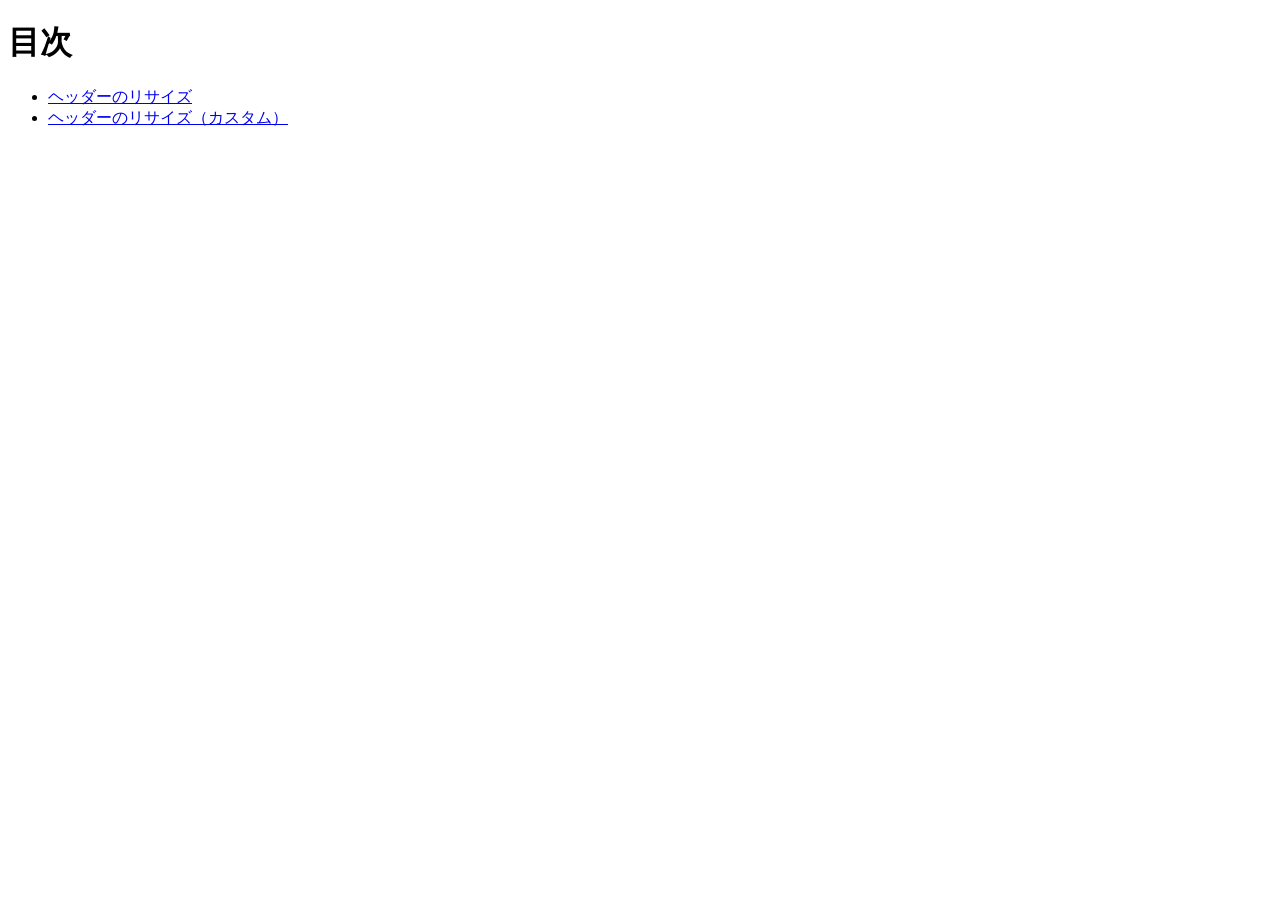
<file: index.html>
<!DOCTYPE html>
<html lang="ja">
<head>
    <meta charset="UTF-8">
    <title>20261001-js</title>
</head>
<body>
    <h1>目次</h1>
    <ul>
        <li><a href="resize-header/index.html">ヘッダーのリサイズ</a></li>
        <li><a href="resize-header-custom/index.html">ヘッダーのリサイズ（カスタム）</a></li>
    </ul>
</body>
</html>
</file>
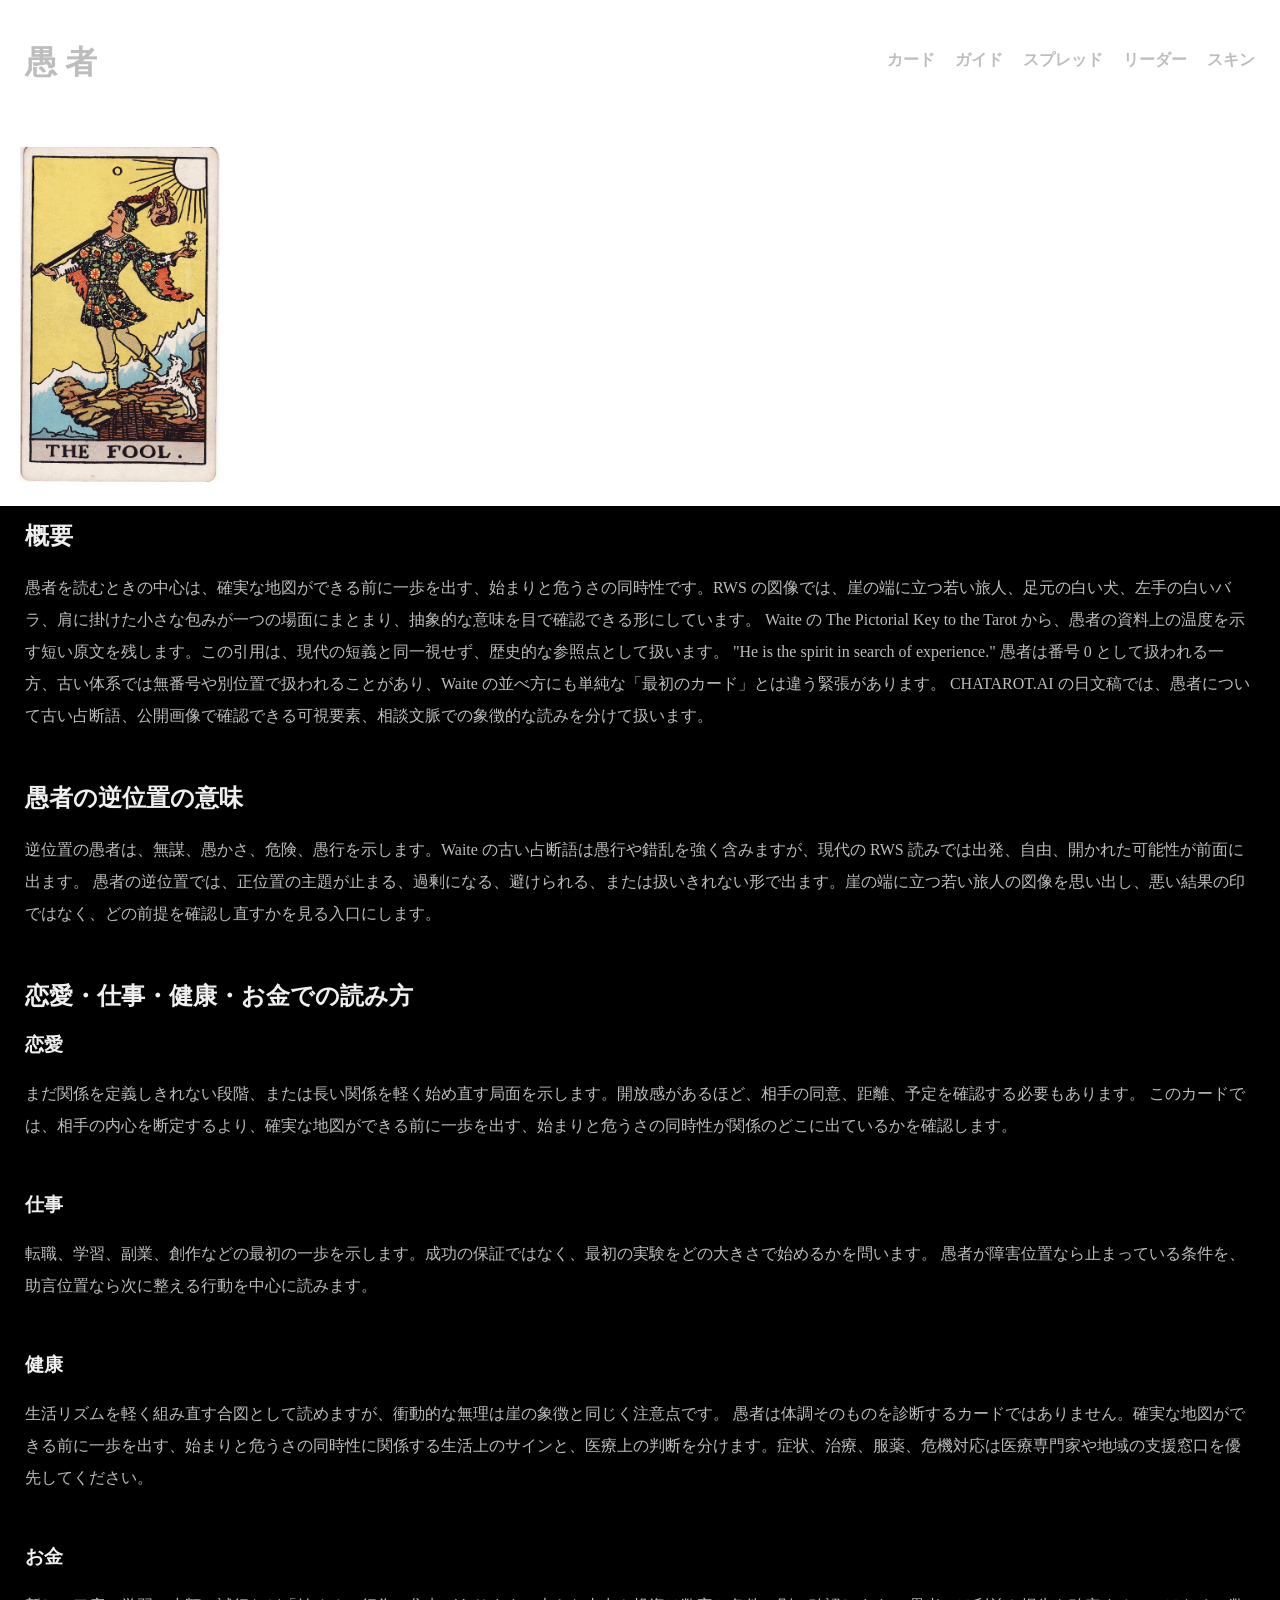
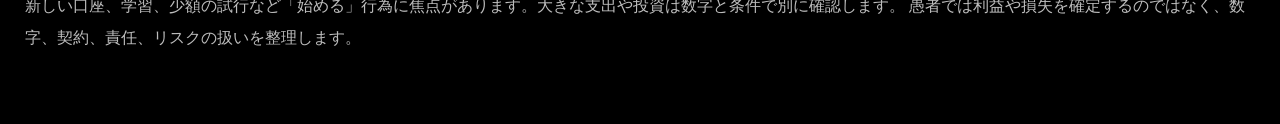
<file: resize-header-custom/index.html>
<!DOCTYPE html>
<html lang="ja">

<head>
    <meta charset="UTF-8">
    <title>ヘッダーのリサイズ</title>
    <link rel="stylesheet" href="style.css">
</head>

<body>
    <header>
        <h1>愚 者</h1>
        <img src="img.webp" alt="fool" class="header-img">
        <nav>
            <ul>
                <li><a href="#">カード
</a></li>
                <li><a href="#">ガイド
</a></li>
                <li><a href="#">スプレッド</a></li>
                <li><a href="#">リーダー</a></li>
                <li><a href="#">スキン</a></li>
            </ul>
        </nav>
    </header>
    <main>
        <section>
            <h2>概要</h2>
            <p>愚者を読むときの中心は、確実な地図ができる前に一歩を出す、始まりと危うさの同時性です。RWS の図像では、崖の端に立つ若い旅人、足元の白い犬、左手の白いバラ、肩に掛けた小さな包みが一つの場面にまとまり、抽象的な意味を目で確認できる形にしています。

Waite の The Pictorial Key to the Tarot から、愚者の資料上の温度を示す短い原文を残します。この引用は、現代の短義と同一視せず、歴史的な参照点として扱います。

"He is the spirit in search of experience."

愚者は番号 0 として扱われる一方、古い体系では無番号や別位置で扱われることがあり、Waite の並べ方にも単純な「最初のカード」とは違う緊張があります。 CHATAROT.AI の日文稿では、愚者について古い占断語、公開画像で確認できる可視要素、相談文脈での象徴的な読みを分けて扱います。</p>
        </section>

        <section>
            <h2>愚者の逆位置の意味</h2>
            <p>逆位置の愚者は、無謀、愚かさ、危険、愚行を示します。Waite の古い占断語は愚行や錯乱を強く含みますが、現代の RWS 読みでは出発、自由、開かれた可能性が前面に出ます。

愚者の逆位置では、正位置の主題が止まる、過剰になる、避けられる、または扱いきれない形で出ます。崖の端に立つ若い旅人の図像を思い出し、悪い結果の印ではなく、どの前提を確認し直すかを見る入口にします。</p>
        </section>

        <section>
            <h2>恋愛・仕事・健康・お金での読み方</h2>
            <h3>恋愛</h3>
            <p>
まだ関係を定義しきれない段階、または長い関係を軽く始め直す局面を示します。開放感があるほど、相手の同意、距離、予定を確認する必要もあります。 このカードでは、相手の内心を断定するより、確実な地図ができる前に一歩を出す、始まりと危うさの同時性が関係のどこに出ているかを確認します。</p>
<h3>仕事</h3>
<p>転職、学習、副業、創作などの最初の一歩を示します。成功の保証ではなく、最初の実験をどの大きさで始めるかを問います。 愚者が障害位置なら止まっている条件を、助言位置なら次に整える行動を中心に読みます。</p>
<h3>健康</h3>
<p>生活リズムを軽く組み直す合図として読めますが、衝動的な無理は崖の象徴と同じく注意点です。 愚者は体調そのものを診断するカードではありません。確実な地図ができる前に一歩を出す、始まりと危うさの同時性に関係する生活上のサインと、医療上の判断を分けます。症状、治療、服薬、危機対応は医療専門家や地域の支援窓口を優先してください。</p>
<h3>お金</h3>
<p>新しい口座、学習、少額の試行など「始める」行為に焦点があります。大きな支出や投資は数字と条件で別に確認します。 愚者では利益や損失を確定するのではなく、数字、契約、責任、リスクの扱いを整理します。</p>

        </section>

        </section>
    </main>
    <!-- jQuery本体 -->
    <script src="https://code.jquery.com/jquery-3.7.1.min.js"
        integrity="sha256-/JqT3SQfawRcv/BIHPThkBvs0OEvtFFmqPF/lYI/Cxo=" crossorigin="anonymous"></script>
    <!-- 自作のjs -->
    <script src="script.js"></script>
</body>

</html>
</file>
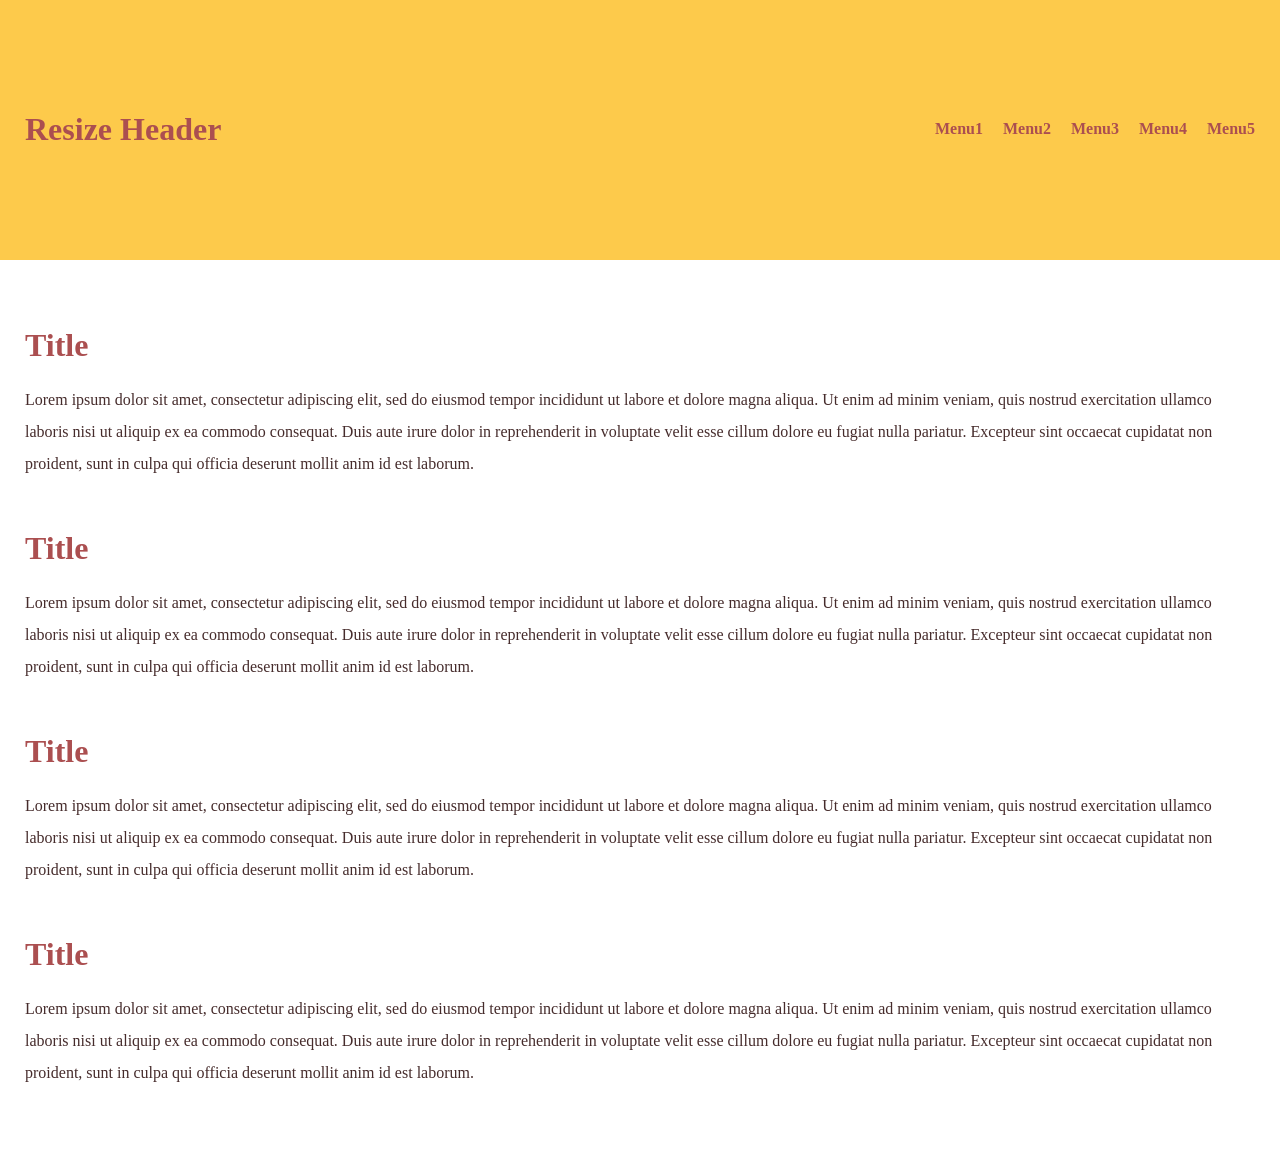
<file: resize-header/index.html>
<!DOCTYPE html>
<html lang="ja">

<head>
    <meta charset="UTF-8">
    <title>ヘッダーのリサイズ</title>
    <link rel="stylesheet" href="style.css">
</head>

<body>
    <header>
        <h1>Resize Header</h1>
        <nav>
            <ul>
                <li><a href="#">Menu1</a></li>
                <li><a href="#">Menu2</a></li>
                <li><a href="#">Menu3</a></li>
                <li><a href="#">Menu4</a></li>
                <li><a href="#">Menu5</a></li>
            </ul>
        </nav>
    </header>
    <main>
        <section>
            <h2>Title</h2>
            <p>Lorem ipsum dolor sit amet, consectetur adipiscing elit, sed do eiusmod tempor incididunt ut labore et dolore magna aliqua. Ut enim ad minim veniam, quis nostrud exercitation ullamco laboris nisi ut aliquip ex ea commodo consequat. Duis aute irure dolor in reprehenderit in voluptate velit esse cillum dolore eu fugiat nulla pariatur. Excepteur sint occaecat cupidatat non proident, sunt in culpa qui officia deserunt mollit anim id est laborum.</p>
        </section>

        <section>
            <h2>Title</h2>
            <p>Lorem ipsum dolor sit amet, consectetur adipiscing elit, sed do eiusmod tempor incididunt ut labore et dolore magna aliqua. Ut enim ad minim veniam, quis nostrud exercitation ullamco laboris nisi ut aliquip ex ea commodo consequat. Duis aute irure dolor in reprehenderit in voluptate velit esse cillum dolore eu fugiat nulla pariatur. Excepteur sint occaecat cupidatat non proident, sunt in culpa qui officia deserunt mollit anim id est laborum.</p>
        </section>

        <section>
            <h2>Title</h2>
            <p>Lorem ipsum dolor sit amet, consectetur adipiscing elit, sed do eiusmod tempor incididunt ut labore et dolore magna aliqua. Ut enim ad minim veniam, quis nostrud exercitation ullamco laboris nisi ut aliquip ex ea commodo consequat. Duis aute irure dolor in reprehenderit in voluptate velit esse cillum dolore eu fugiat nulla pariatur. Excepteur sint occaecat cupidatat non proident, sunt in culpa qui officia deserunt mollit anim id est laborum.</p>
        </section>

        <section>
            <h2>Title</h2>
            <p>Lorem ipsum dolor sit amet, consectetur adipiscing elit, sed do eiusmod tempor incididunt ut labore et dolore magna aliqua. Ut enim ad minim veniam, quis nostrud exercitation ullamco laboris nisi ut aliquip ex ea commodo consequat. Duis aute irure dolor in reprehenderit in voluptate velit esse cillum dolore eu fugiat nulla pariatur. Excepteur sint occaecat cupidatat non proident, sunt in culpa qui officia deserunt mollit anim id est laborum.</p>
        </section>
    </main>
    <!-- jQuery本体 -->
    <script src="https://code.jquery.com/jquery-3.7.1.min.js"
        integrity="sha256-/JqT3SQfawRcv/BIHPThkBvs0OEvtFFmqPF/lYI/Cxo=" crossorigin="anonymous"></script>
    <!-- 自作のjs -->
    <script src="script.js"></script>
</body>

</html>
</file>
<file: resize-header-custom/style.css>
@charset "utf-8";

* {
    box-sizing: border-box;
}

body {
    margin: 0;
    background: #000;
}

header {
    background: #fff;
    position: fixed;
    left: 0;
    top: 0;
    width: 100%;
}

header h1 {
    color: #bdbdbd;
    padding: 20px 25px;
    font-style: 3em;
    transition: padding .3s,font-size .3s;
}

header nav {
    position: absolute;
    top: 50px;
    right: 25px;
    transition: top .3s;
}

header.small h1{
    padding: 25px;
    font-size: 1.5em;
}

header.small nav {
    top: 50px;
}

header ul {
    padding: 0;
    margin: 0;
    list-style: none;
    display: flex;
    gap: 20px;
    font-weight: bold;
}

header a {
    text-decoration: none;
    color: #bdbdbd;
}

header a:hover {
    color:#fff;
}

main {
    padding: 500px 25px 20px;
}

section h2 {
    font-size: 1.5em;
    margin-bottom: 20px;
    color: #efefef;
}

section h3 {
    font-size: 1.2em;
    margin-bottom: 20px;
    color: #efefef;
}

section p {
    color: #bdbdbd;
    margin-bottom: 50px;
    line-height: 2em;
}

img {
    max-width:200px;
    height:auto;
    margin:20px;
}


header.small img {
    display: none;
}
</file>
<file: resize-header/style.css>
@charset "utf-8";

* {
    box-sizing: border-box;
}

body {
    margin: 0;
}

header {
    background: #fdca4b;
    position: fixed;
    left: 0;
    top: 0;
    width: 100%;
}

header h1 {
    color: #ab4f50;
    padding: 90px 25px;
    font-style: 3em;
    transition: padding .3s,font-size .3s;
}

header nav {
    position: absolute;
    top: 120px;
    right: 25px;
    transition: top .3s;
}

header.small h1{
    padding: 25px;
    font-size: 1.5em;
}

header.small nav {
    top: 30px;
}

header ul {
    padding: 0;
    margin: 0;
    list-style: none;
    display: flex;
    gap: 20px;
    font-weight: bold;
}

header a {
    text-decoration: none;
    color: #ab4f50;
}

header a:hover {
    color:#fff;
}

main {
    padding: 300px 25px 20px;
}

section h2 {
    font-size: 2em;
    margin-bottom: 20px;
    color: #ab4f50;
}

section p {
    color: #462c2c;
    margin-bottom: 50px;
    line-height: 2em;
}
</file>
